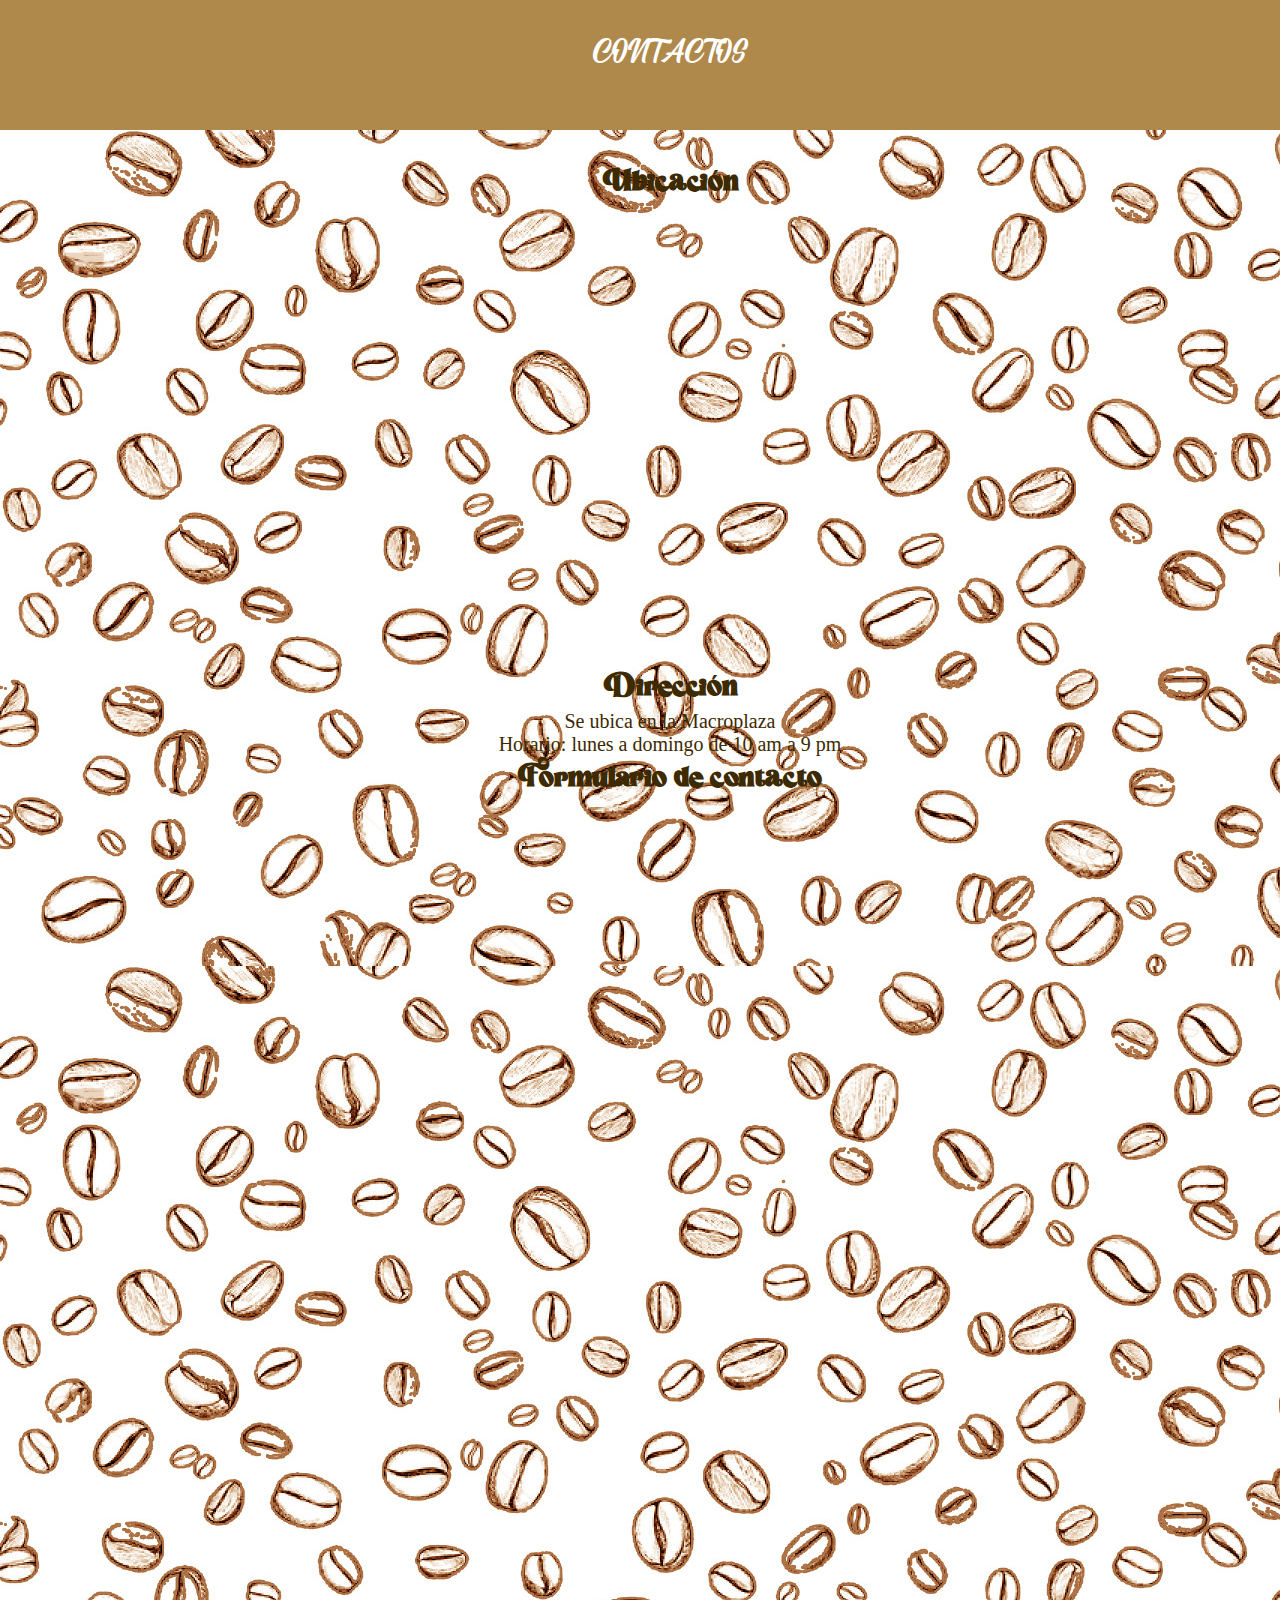
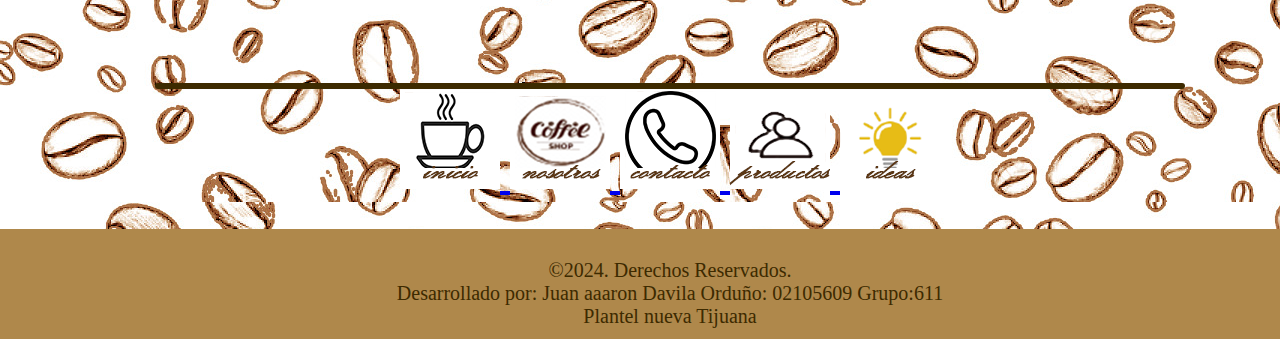
<file: html/contactos.html>
<!doctype html>
<html>
	<head>
		<title>
			Contactos
		</title>
		<link rel="shortcut icon" href="../imagenes/icono.jpg">
		<link rel= "stylesheet" href="../css/estilo.css">
	</head>
	<body>
		<center>
			<div id="top">
				CONTACTOS <br>
			</div>
			<div id="principal">
			<p class="encabezados"> 
					Ubicaci&oacute;n<br>
			</p>
				<iframe src="https://www.google.com/maps/embed?pb=!1m18!1m12!1m3!1d3365.1701497351073!2d-116.93581672434885!3d32.494881173782844!2m3!1f0!2f0!3f0!3m2!1i1024!2i768!4f13.1!3m3!1m2!1s0x80d939d1a53882c5%3A0xd439ba5efc1d2ae4!2sSitio%2028%20Crepas%20%26%20Deli!5e0!3m2!1ses!2smx!4v1709657535567!5m2!1ses!2smx" width="600" height="450" style="border:0;" allowfullscreen="" loading="lazy" referrerpolicy="no-referrer-when-downgrade"></iframe>		
			
			<p class="encabezados"> 
					Direcci&oacute;n <br>
			</p>
					<p>
					Se ubica en la Macroplaza<br>
					Horario: lunes a domingo de 10 am a 9 pm
					</p>
			
			<p class="encabezados">  
				Formulario de contacto <br>
			</p>
				<p>	
			<iframe src="https://docs.google.com/forms/d/e/1FAIpQLSdiRhCrCaHrFizDxPycK52e2-HUWs_FyrgjMSnkdH08TI5mcQ/viewform?embedded=true" width="640" height="877" frameborder="0" marginheight="0" marginwidth="0">Cargando…</iframe>		
				</p>
<hr>
				<a href="../index.html">
					<img src="../imagenes/inicio.png">
				</a>
				<a href="nosotros.html">
					<img src="../imagenes/nosotros.png">
				</a>
				<a href="contactos.html">
					<img src="../imagenes/contactos.png">
				</a>
				<a href="productos.html">
					<img src="../imagenes/productos.png">
				</a>
				<a href="ideas.html">
					<img src="../imagenes/ideas.png">
				</a>
			</div>
			<div id="piediv">
				<p>
				&copy;2024. Derechos Reservados.<br>
				Desarrollado por: Juan aaaron Davila Orduño: 02105609 Grupo:611<br>
				Plantel nueva Tijuana
				</p>
			</div>
		</center>	
	</body>
</html>
</file>
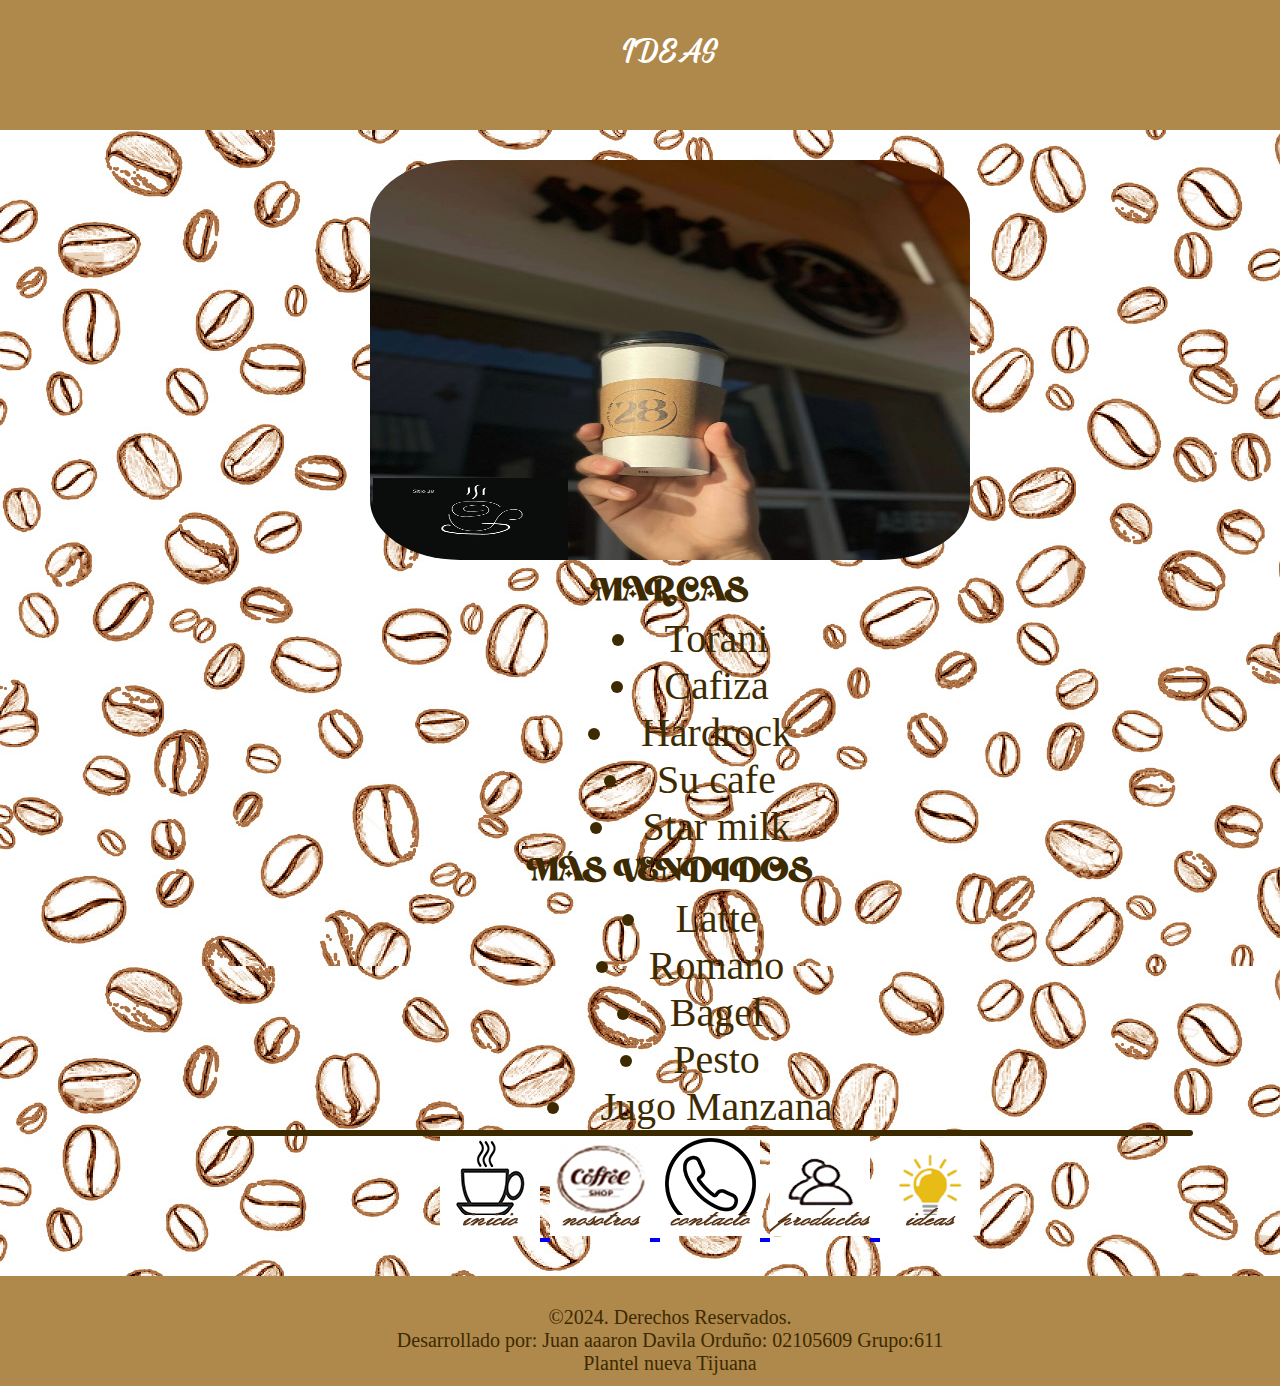
<file: html/ideas.html>
<!doctype html>
<html>
	<head>
		<title>
			Ideas
		</title>
		<link rel="shortcut icon" href="../imagenes/icono.jpg">
		<link rel= "stylesheet" href="../css/estilo.css">
	</head>
	<body>
		<center>
			<div id="top">
				IDEAS <br>
			</div>
			<div id="principal">
			
			 <img src="../imagenes/foto3.jpg"
			class="img-marquee"><br>
			<p class="encabezados"> 
				MARCAS <br>
			</p>
			<ul>
				<li>Torani</li>
				<li>Cafiza</li>
				<li>Hardrock</li>
				<li>Su cafe</li>
				<li>Star milk</li>
			</ul>	
			<p class="encabezados"> 
				M&Aacute;S VENDIDOS<br>
			</p>
			<ol>
				<li>Latte</li>
				<li>Romano</li>
				<li>Bagel</li>
				<li>Pesto</li>
				<li>Jugo Manzana</li>
			<ol>
<hr>
				<a href="../index.html">
					<img src="../imagenes/inicio.png">
				</a>
				<a href="nosotros.html">
					<img src="../imagenes/nosotros.png">
				</a>
				<a href="contactos.html">
					<img src="../imagenes/contactos.png">
				</a>
				<a href="productos.html">
					<img src="../imagenes/productos.png">
				</a>
				<a href="ideas.html">
					<img src="../imagenes/ideas.png">
				</a>
			</div>
			<div id="piediv">
				<p>
				&copy;2024. Derechos Reservados.<br>
				Desarrollado por: Juan aaaron Davila Orduño: 02105609 Grupo:611<br>
				Plantel nueva Tijuana
				</p>
			</div>
		</center>	
	</body>
</html>
</file>
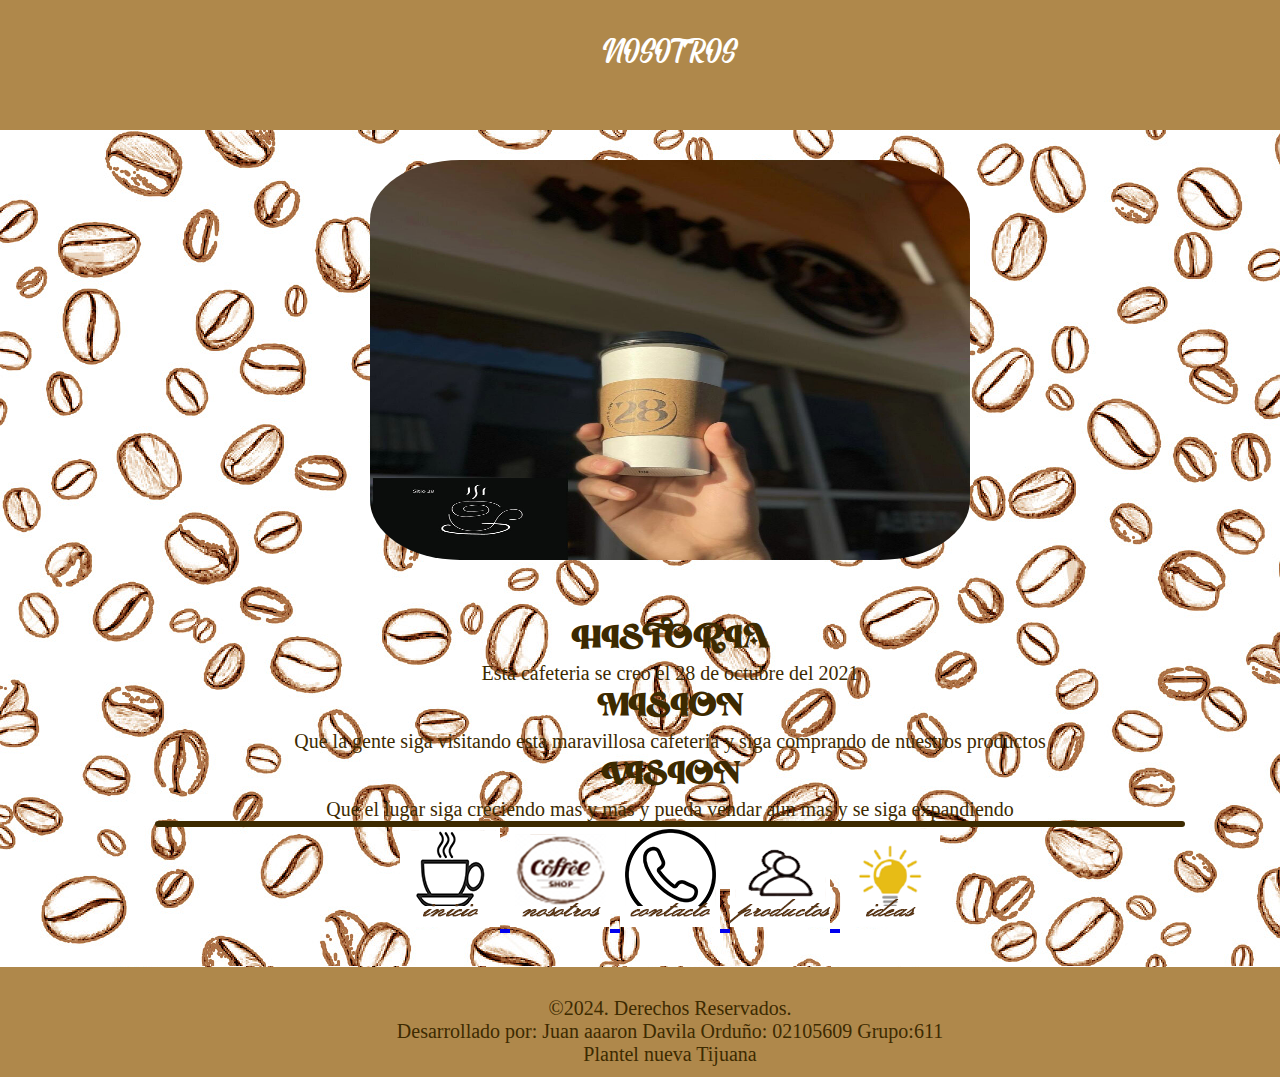
<file: html/nosotros.html>
<!doctype html>
<html>
	<head>
		<title>
			Nosotros
		</title>
		<link rel="shortcut icon" href="../imagenes/icono.jpg">
		<link rel= "stylesheet" href="../css/estilo.css">
	</head>
	<body>
		<center>
			<div id="top">
				NOSOTROS <br>
			</div>
			<div id="principal">
			
			 <img src="../imagenes/foto3.jpg"
			class="img-marquee"><br>
<br>
			<p class="encabezados">
				HISTORIA <br>
			</P>
				<p>
					Esta cafeteria se creo el 28 de octubre del 2021 
				</p>
			<p class="encabezados">
				MISION <br>
			</P>
				<p>
					Que la gente siga visitando esta maravillosa cafeteria 
					y siga comprando de nuestros productos
				</p>
			<p class="encabezados">
				VISION <br>
			</P>
				<p>
					Que el lugar siga creciendo mas y mas y 
					pueda vendar aun mas y se siga expandiendo
				</p>
<hr>
			<a href="../index.html">
					<img src="../imagenes/inicio.png">
				</a>
				<a href="nosotros.html">
					<img src="../imagenes/nosotros.png">
				</a>
				<a href="contactos.html">
					<img src="../imagenes/contactos.png">
				</a>
				<a href="productos.html">
					<img src="../imagenes/productos.png">
				</a>
				<a href="ideas.html">
					<img src="../imagenes/ideas.png">
				</a>
			</div>
			<div id="piediv">
				<p>
				&copy;2024. Derechos Reservados.<br>
				Desarrollado por: Juan aaaron Davila Orduño: 02105609 Grupo:611<br>
				Plantel nueva Tijuana
				</p>
			</div>
		</center>	
	</body>
</html>
</file>
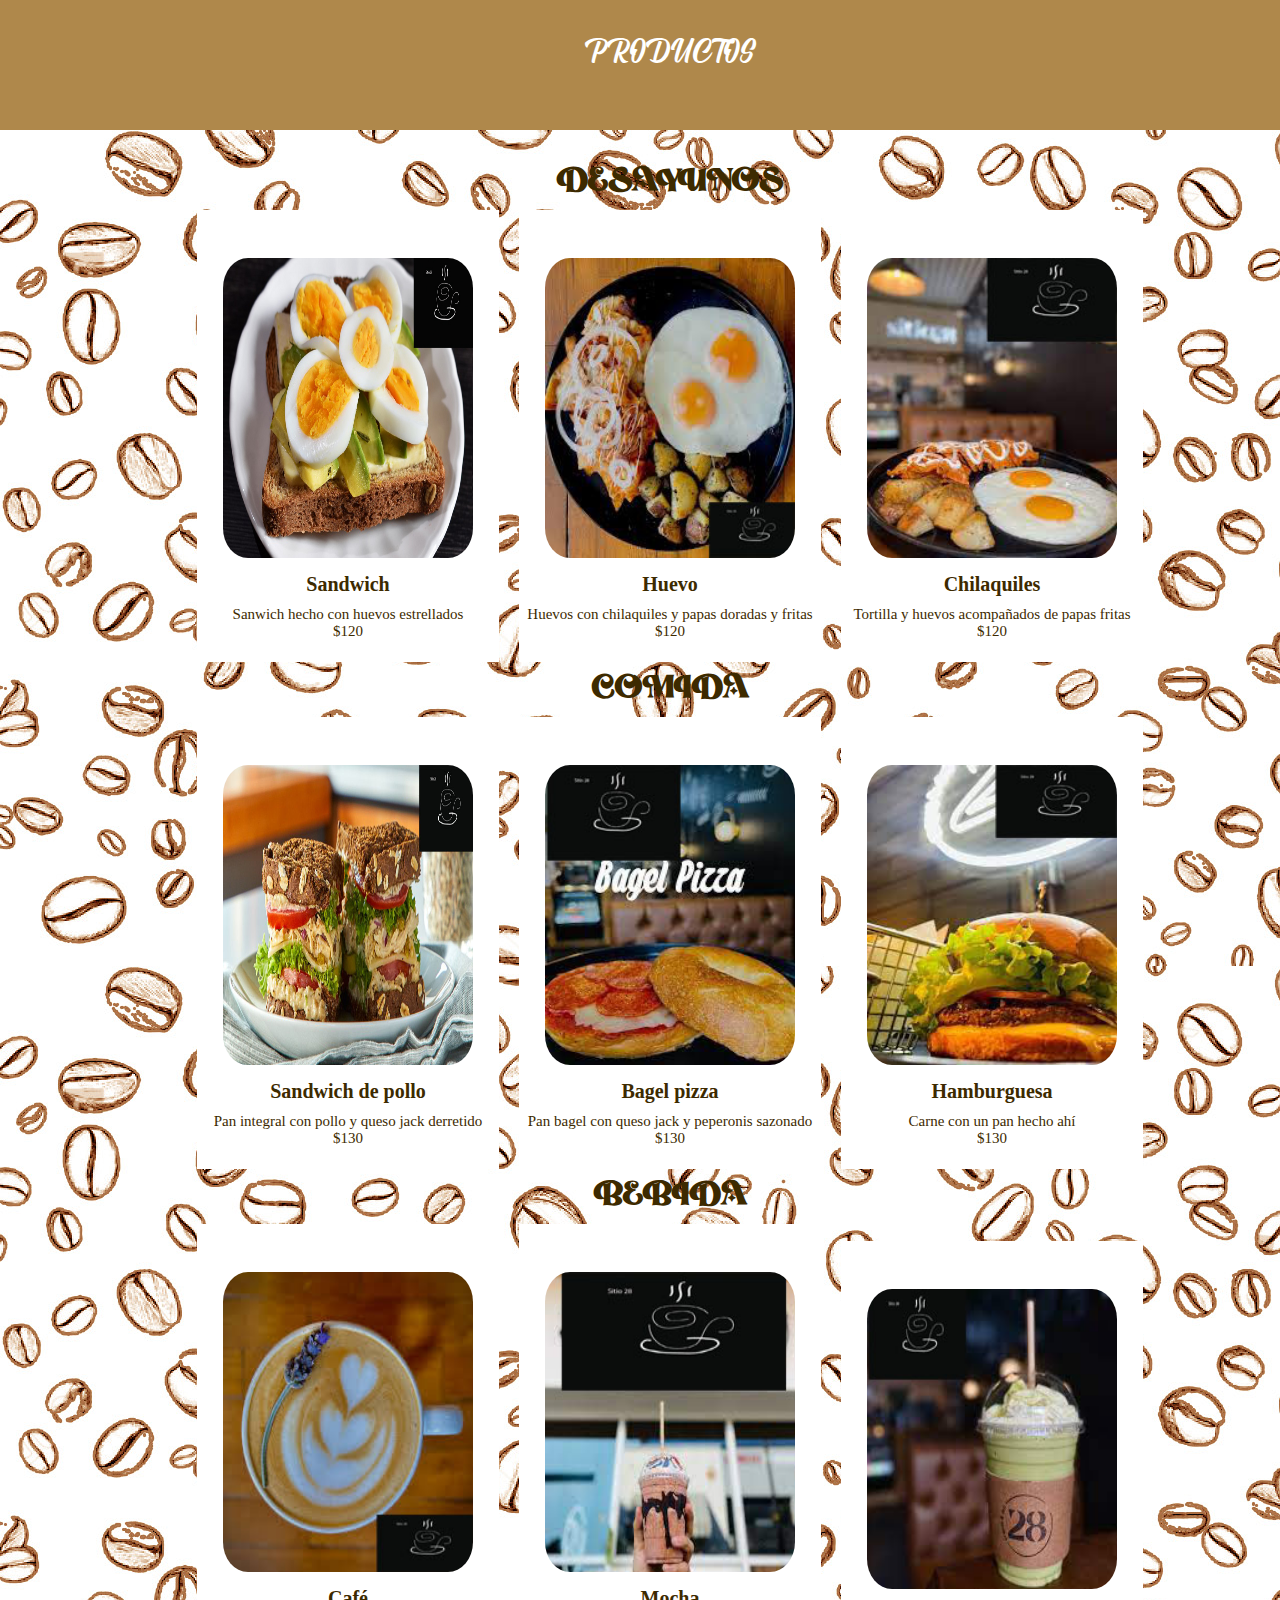
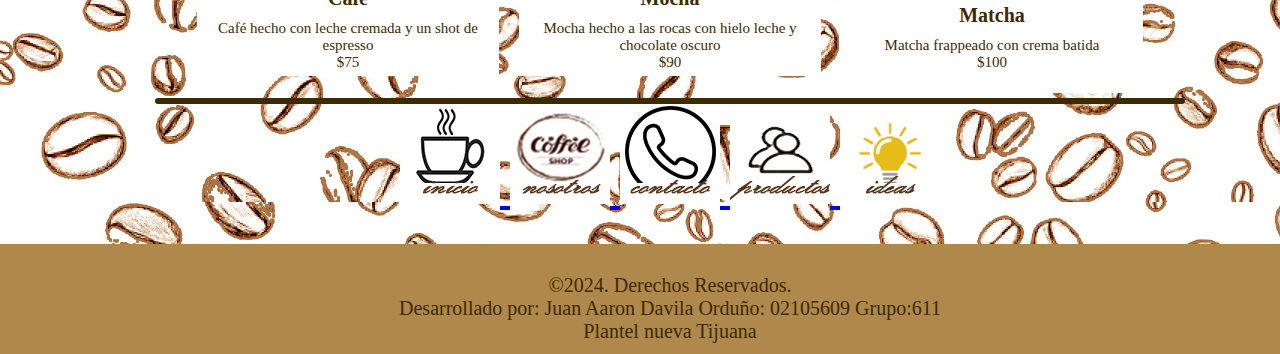
<file: html/productos.html>
<!doctype html>
<html>
	<head>
		<title>
			Productos
		</title>
		<link rel="shortcut icon" href="../imagenes/icono.jpg">
		<link rel= "stylesheet" href="../css/estilo.css">
	</head>
	<body>
		<center>
			<div id="top">
				PRODUCTOS <br>
			</div>
			<div id="principal">
			<p class="encabezados"> 
				DESAYUNOS <br>
			</p>
				<div class="caja">
<br>
						<a href="producto1.html">
							<img src="../imagenes/sandwich.jpg"
							class="img-productos">
						</a>
						<div class="caja-text">
								Sandwich
						</div>
							<div class="text-adicional">
							Sanwich hecho con huevos estrellados <br>
							
							$120
							</div>
				</div>
				<div class="caja">
<br>
						<a href="producto2.html">
							<img src="../imagenes/huevo.jpg"
							class="img-productos">
						</a>
						<div class="caja-text">
								Huevo
						</div>
							<div class="text-adicional">
							Huevos con chilaquiles y papas doradas y fritas <br>
							
							$120
							</div>
				</div>
				<div class="caja">
<br>
						<a href="producto3.html">
							<img src="../imagenes/chilaquiles.jpg"
							class="img-productos">
						</a>
						<div class="caja-text">
								Chilaquiles
						</div>
							<div class="text-adicional">
							Tortilla y huevos acompañados de papas fritas <br>
							
							$120
							</div>
				</div>	
			<p class="encabezados"> 
				COMIDA <br>
			</p>
			<div class="caja">
<br>
						<a href="producto4.html">
							<img src="../imagenes/sandwich pollo.jpg"
							class="img-productos">
						</a>
						<div class="caja-text">
								Sandwich de pollo
						</div>
							<div class="text-adicional">
							Pan integral con pollo y queso jack derretido <br>
							
							$130
							</div>
				</div>
				<div class="caja">
<br>
						<a href="producto5.html">
							<img src="../imagenes/bagel pizza.jpg"
							class="img-productos">
						</a>
						<div class="caja-text">
								Bagel pizza
						</div>
							<div class="text-adicional">
							Pan bagel con queso jack y peperonis sazonado <br>
							
							$130
							</div>
				</div>
				<div class="caja">
<br>
						<a href="producto6.html">
							<img src="../imagenes/hamburguesa.jpg"
							class="img-productos">
						</a>
						<div class="caja-text">
								Hamburguesa
						</div>
							<div class="text-adicional">
							Carne con un pan hecho ah&iacute; <br>
							
							$130
							</div>
				</div>
			<p class="encabezados"> 
				BEBIDA <br>
			</p>
				<div class="caja">
<br>
						<a href="producto7.html">
							<img src="../imagenes/cafe.jpg"
							class="img-productos">
						</a>
						<div class="caja-text">
								Caf&eacute;
						</div>
							<div class="text-adicional">
							Caf&eacute; hecho con leche cremada y un shot de espresso <br>
							
							$75
							</div>
				</div>
				<div class="caja">
<br>
						<a href="producto8.html">
							<img src="../imagenes/mocha.jpg"
							class="img-productos">
						</a>
						<div class="caja-text">
								Mocha
						</div>
							<div class="text-adicional">
							Mocha hecho a las rocas con hielo leche y chocolate oscuro <br>
							
							$90
							</div>
				</div>
				<div class="caja">
<br>
						<a href="producto9.html">
							<img src="../imagenes/matcha.jpg"
							class="img-productos">
						</a>
						<div class="caja-text">
								Matcha
						</div>
							<div class="text-adicional">
							Matcha frappeado con crema batida  <br>
							
							$100
							</div>
				</div>
<hr>
			<a href="../index.html">
					<img src="../imagenes/inicio.png">
				</a>
				<a href="nosotros.html">
					<img src="../imagenes/nosotros.png">
				</a>
				<a href="contactos.html">
					<img src="../imagenes/contactos.png">
				</a>
				<a href="productos.html">
					<img src="../imagenes/productos.png">
				</a>
				<a href="ideas.html">
					<img src="../imagenes/ideas.png">
				</a>
			
			<br>
			</div>
			<div id="piediv">
				<p>
				&copy;2024. Derechos Reservados.<br>
				Desarrollado por: Juan Aaron Davila Orduño: 02105609 Grupo:611<br>
				Plantel nueva Tijuana
				</p>
			</div>
		</center>	
	</body>
</html>
</file>
<file: css/estilo.css>
body{
	background-image: url("../imagenes/fondo.jpg");
	color: #3D2A00;
	font-family: "Times new Roman", arial;
	font-size:40px;
	}
p{
	text-align:center;
	font-size:20px;
	color: #3D2A00;
	}
hr{
	/* solid double, dash, dotted*/
	border:3px solid  #3D2A00;
	border-radius: 5px;
	width:80%;
}

table,tr,td{
	border: 1px solid #684311;
	border-spacing: 0px;
	background-color:#FFFFFF;
	text-align:center; 
	font-size:20px
}
ul{
	list-style-type: disc;
	list-style-position: inside;
}
ol{
	list-style-type:disc;
	list-style-position: inside;
}
@font-face{
	font-family:fuente;
	src:url("../fonts/Magic Retro.ttf");
}
@font-face{
	font-family:fuente2;
	src:url("../fonts/Cream Cake.otf");
}
/* Clasificar clases en parrafos*/
.pie {
	text-align: center;
	font-size: 15px;
	font-weight: bold;
	font-family:fuente;
}
.encabezados{
	text-align: center;
	font-size: 30px;
	font-weight: bold;
	font-family:fuente;
}
.img-marquee{
	height:400px;
	width:600px;
	border-radius:15%;
}
.img-control{
	height:50px;
	width:70px;
	border-radius:15%;
}
.img-productos{
	height:300px;
	width:250px;
	border-radius:10%;
}
*{
	margin:0px;
}
div#top{
	padding: 30px;
	width:100%;
	height: 70px;
	color:#FFF;
	background-color:#AF884B;
	/*background-image:linear-gradient(#ffd77d,#eeedeb);*/
	font-family:fuente2;
}
div#piediv{
	padding: 30px;
	width:100%;
	height: 50px;
	color:#FFF;
	background-color:#AF884B;
	}
div#principal{
	padding: 30px;
	width:100%;
	height:100%;
	background-image:url("../imagenes/fondo.jpg")
}
.caja{
	height:450px;
	width:300px;
	background:#fff;
	border:1px solid #fff;
	margin: 5px;
	color: #3D2A00;
	text-align: center;
	display:inline-block;
}	
.caja:hover{
	box-shadow: 0 0 10px #B87F00;
	transform:scale(1.3);
}
.caja-text{
	padding-top:5px;
	padding-bottom:5px;
	font-size: 20px;
	color: #3D2A00;
	font-weight:bold;
}
.text-adicional{
	padding-top:5px;
	font-size:15px;
}
.carrousel{
    width: 600px;
    margin:auto;
    /*Hace que el padding y el border pasen a formar
    parte del calculo de la caja y no de la suma */
    box-sizing: border-box;
}
.conteCarrousel{
    width: 100%;
    height: 400px;
    /*Hace que el navegador oculte
    todos los contenidos que salen del div*/
    overflow: hidden;
    box-sizing: border-box;
}

.itemCarrousel{
    position: relative;
    width: 100%;
    height: 100%;
    box-sizing: border-box;
}

.itemCarrouselTarjeta{
    width: 100%;
    height: 100%;
    box-sizing: border-box;
}

.itemCarrouselArrows{
    position: absolute;
    top: 0;
    bottom: 0;
    left: 0;
    right: 0;
    height: 100%;
    width: 100%;
    display: flex;
    align-items: center;
    /*Distribuye el espacion entre los
    objetos y su alrededor*/
    justify-content: space-between;
    padding: 20px;
    box-sizing: border-box;
}

.itemCarrouselArrows > i:hover {
    cursor: pointer;
}

.conteCarrouselController{
    width: 100%;
    display: flex;
    justify-content: space-evenly;
}

.conteCarrouselController > a{
    text-decoration: none;
    font-size: 32px;
    color: grey;
}

.itemCarrouselArrows > a > i{
    color: white;
}
.cajadescrip{
	height: 200px;
    width: 600px;
	Color: #AF884B;
	border:3px solid #8a4518;
	background:#fff;
	font-size: 20px;
	text-align: center;
	border-radius:10%;
}
</file>
